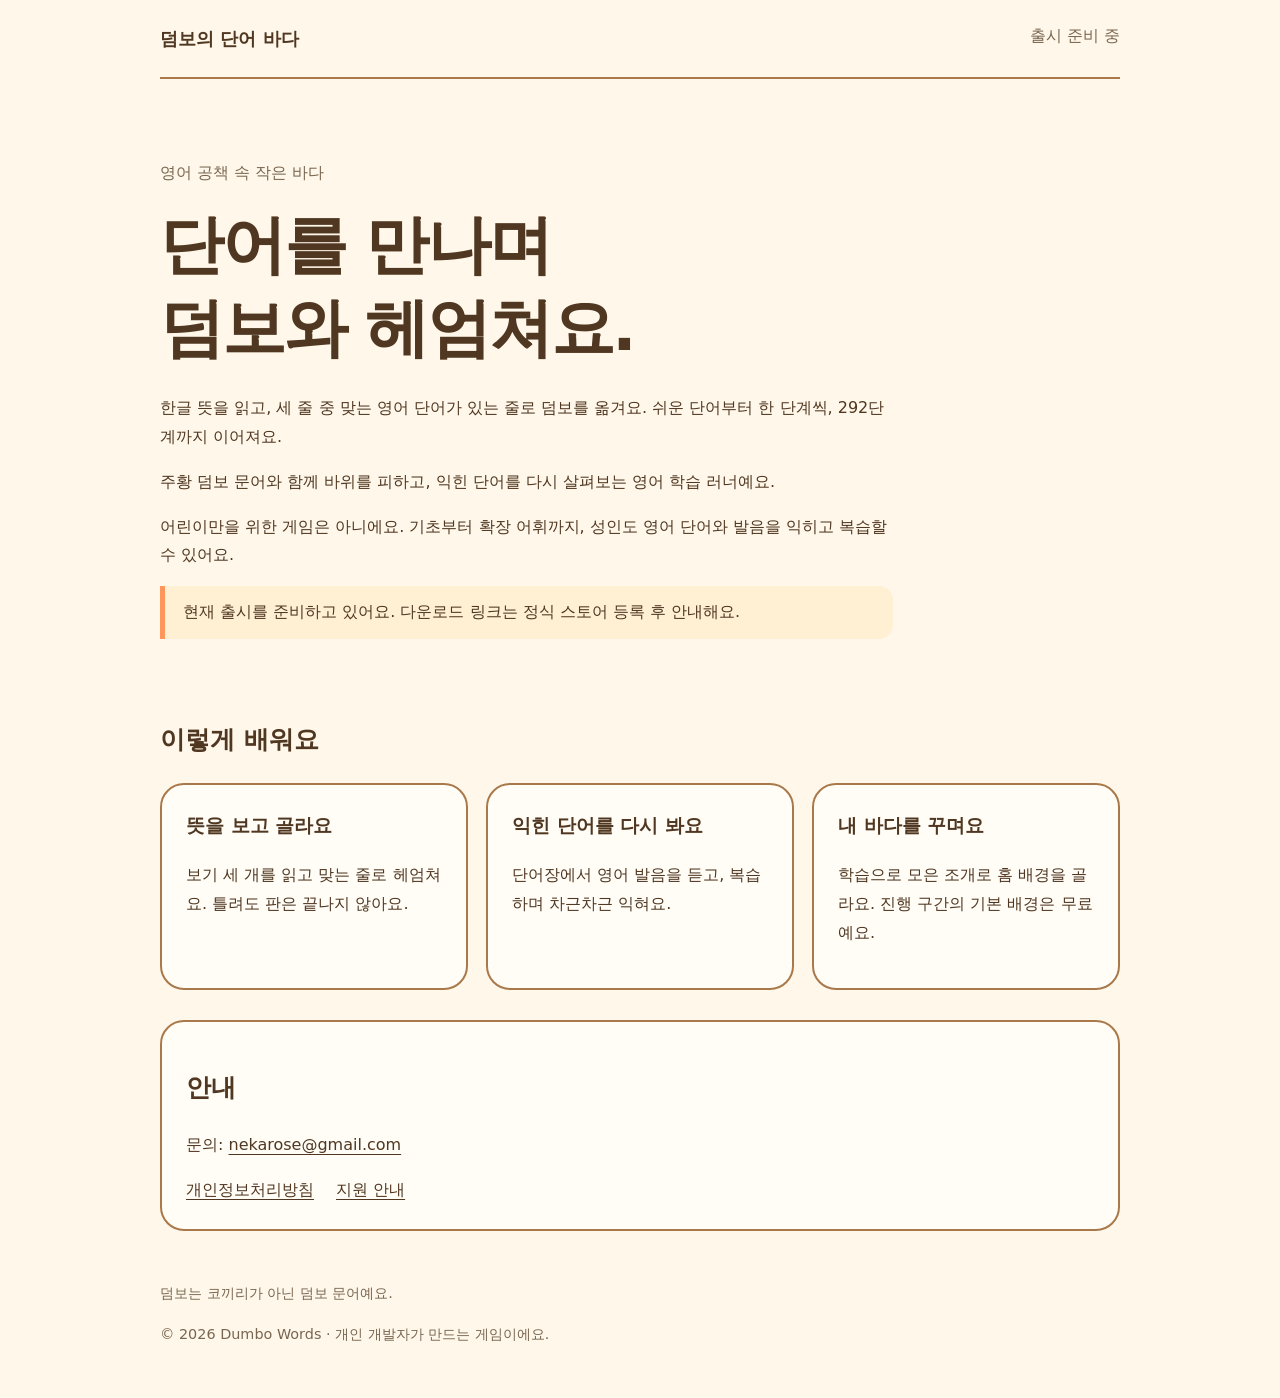
<file: index.html>
<!doctype html>
<html lang="ko">
<head>
  <meta charset="utf-8">
  <meta name="viewport" content="width=device-width, initial-scale=1">
  <meta name="description" content="덤보의 단어 바다 — 기초부터 확장 어휘까지, 성인 학습자도 뜻과 발음을 익히는 영어 단어 학습 러너.">
  <title>덤보의 단어 바다</title>
  <link rel="stylesheet" href="styles.css">
</head>
<body>
  <header><a class="brand" href="./">덤보의 단어 바다</a><span>출시 준비 중</span></header>
  <main>
    <section class="hero">
      <p class="eyebrow">영어 공책 속 작은 바다</p>
      <h1>단어를 만나며<br>덤보와 헤엄쳐요.</h1>
      <p>한글 뜻을 읽고, 세 줄 중 맞는 영어 단어가 있는 줄로 덤보를 옮겨요. 쉬운 단어부터 한 단계씩, 292단계까지 이어져요.</p>
      <p>주황 덤보 문어와 함께 바위를 피하고, 익힌 단어를 다시 살펴보는 영어 학습 러너예요.</p>
      <p>어린이만을 위한 게임은 아니에요. 기초부터 확장 어휘까지, 성인도 영어 단어와 발음을 익히고 복습할 수 있어요.</p>
      <p class="notice">현재 출시를 준비하고 있어요. 다운로드 링크는 정식 스토어 등록 후 안내해요.</p>
    </section>
    <section aria-labelledby="features"><h2 id="features">이렇게 배워요</h2>
      <div class="cards">
        <article><h3>뜻을 보고 골라요</h3><p>보기 세 개를 읽고 맞는 줄로 헤엄쳐요. 틀려도 판은 끝나지 않아요.</p></article>
        <article><h3>익힌 단어를 다시 봐요</h3><p>단어장에서 영어 발음을 듣고, 복습하며 차근차근 익혀요.</p></article>
        <article><h3>내 바다를 꾸며요</h3><p>학습으로 모은 조개로 홈 배경을 골라요. 진행 구간의 기본 배경은 무료예요.</p></article>
      </div>
    </section>
    <section class="paper"><h2>안내</h2>
      <p>문의: <a href="mailto:nekarose@gmail.com">nekarose@gmail.com</a></p>
      <nav aria-label="앱 안내"><a href="privacy/">개인정보처리방침</a><a href="support/">지원 안내</a></nav>
    </section>
  </main>
  <footer><p>덤보는 코끼리가 아닌 덤보 문어예요.</p><p>© 2026 Dumbo Words · 개인 개발자가 만드는 게임이에요.</p></footer>
</body>
</html>
</file>
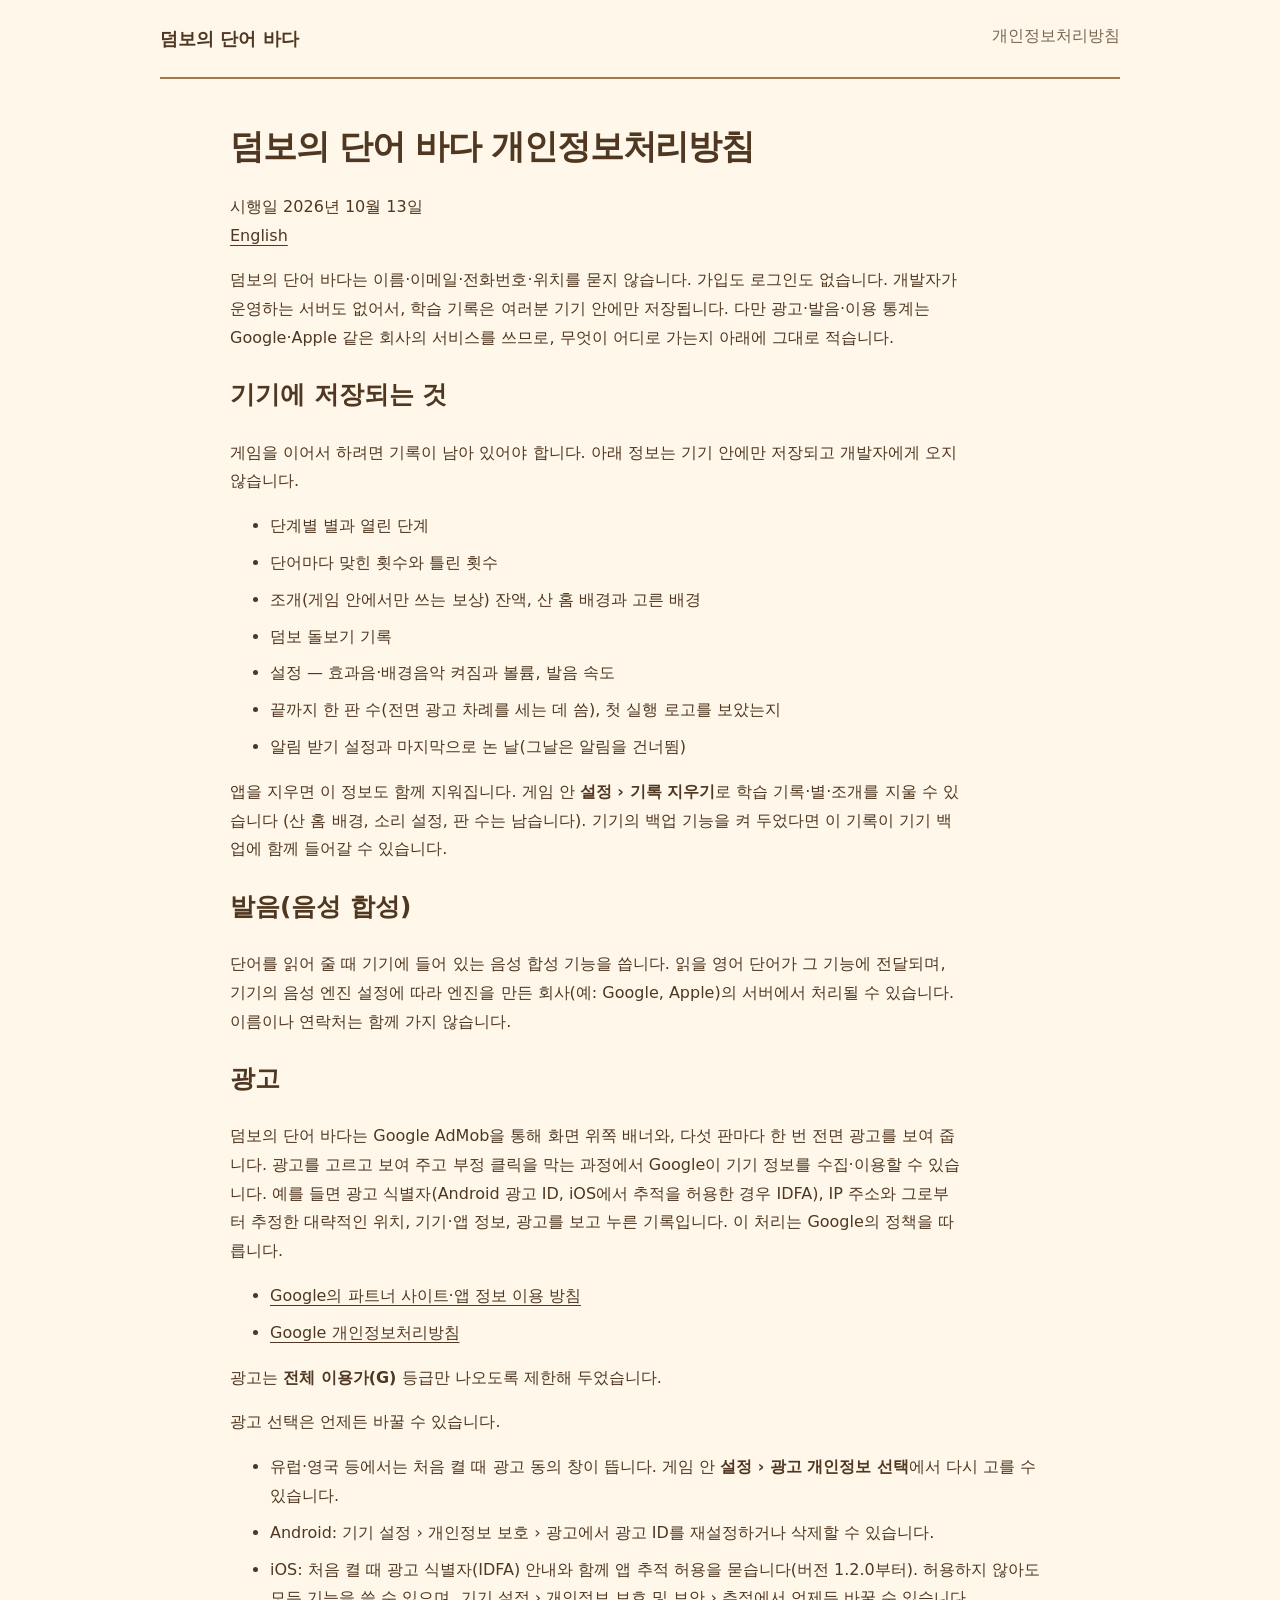
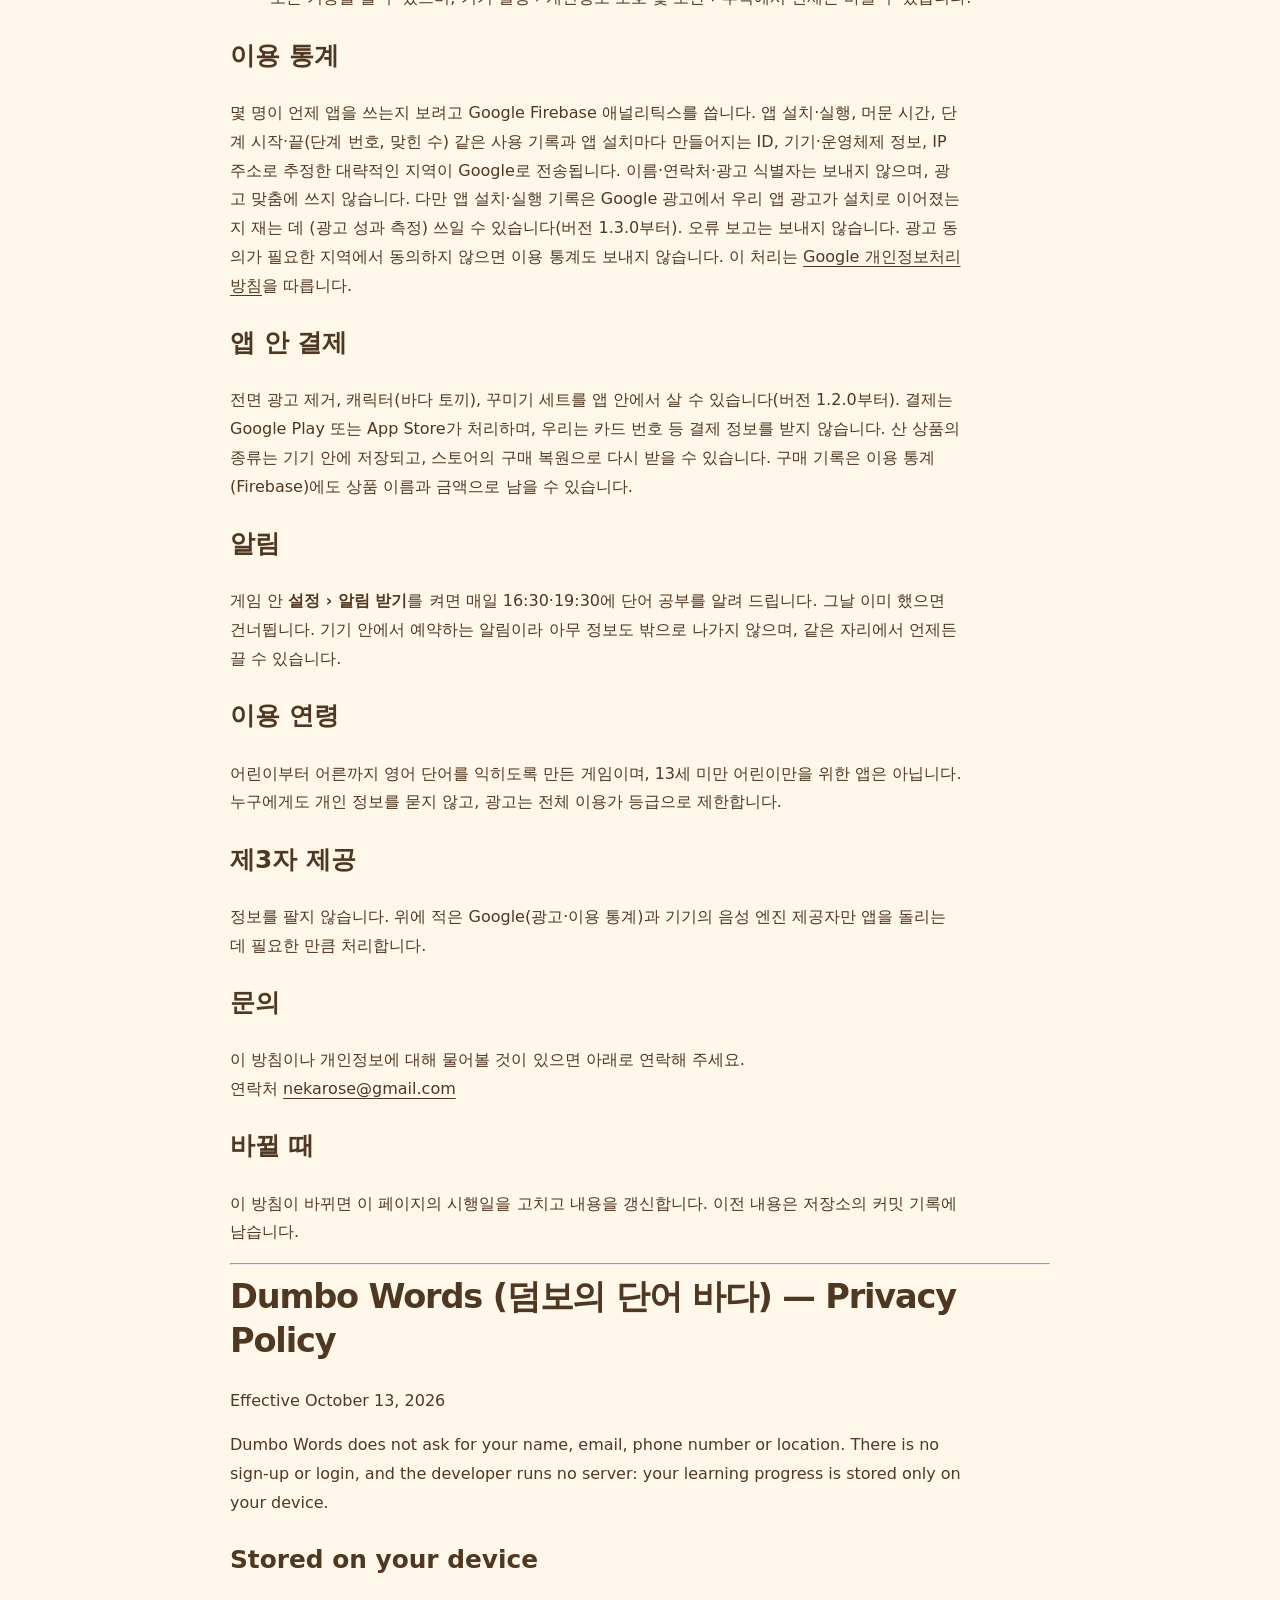
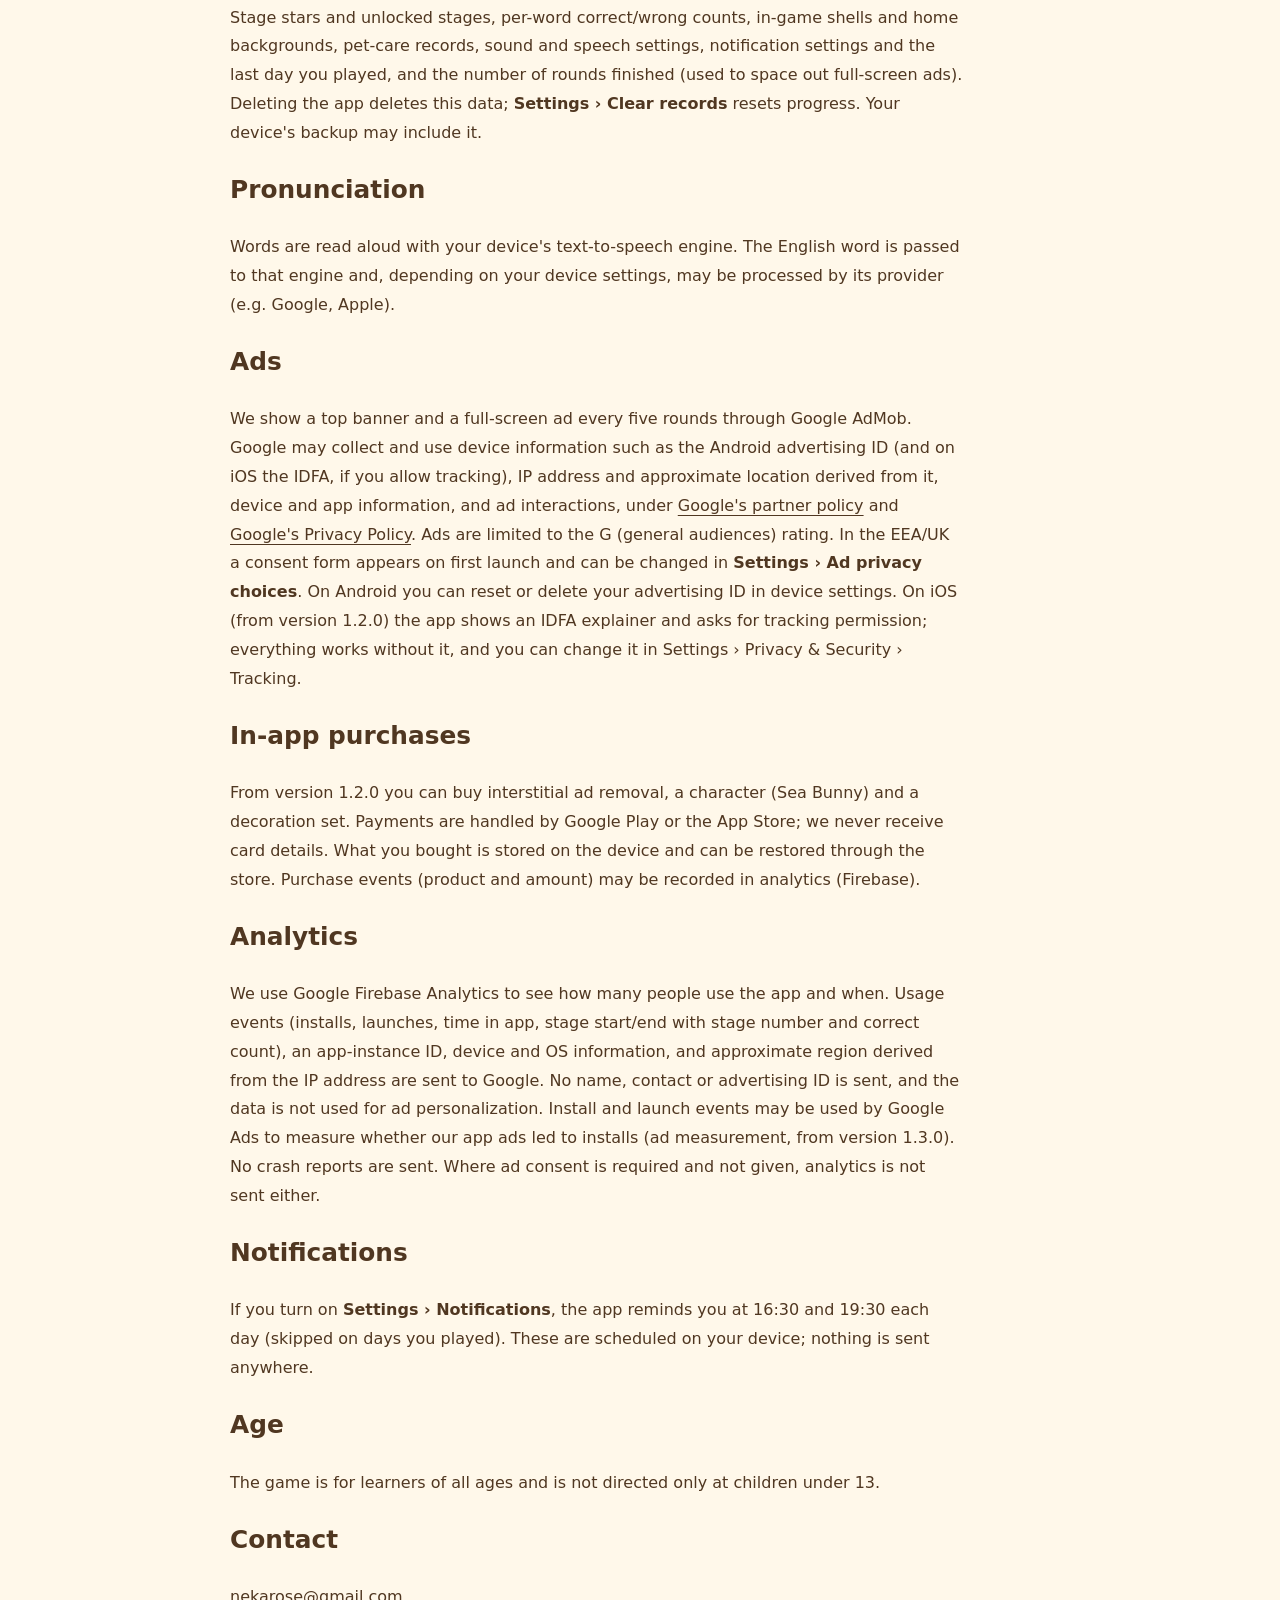
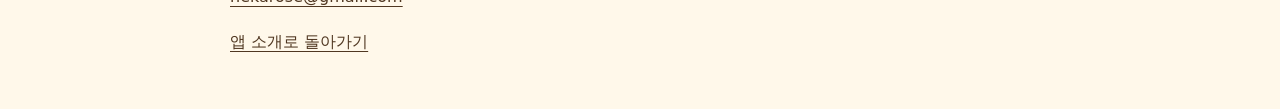
<file: privacy/index.html>
<!doctype html>
<html lang="ko">
<head>
  <meta charset="utf-8">
  <meta name="viewport" content="width=device-width, initial-scale=1">
  <title>개인정보처리방침 — 덤보의 단어 바다</title>
  <link rel="stylesheet" href="../styles.css">
</head>
<body>
  <header><a class="brand" href="../">덤보의 단어 바다</a><span>개인정보처리방침</span></header>
  <main class="document">
  <h1>덤보의 단어 바다 개인정보처리방침</h1>
  <div class="date">시행일 2026년 10월 13일</div>
  <div class="lang"><a href="#en">English</a></div>

  <p>덤보의 단어 바다는 이름·이메일·전화번호·위치를 묻지 않습니다. 가입도 로그인도 없습니다.
  개발자가 운영하는 서버도 없어서, 학습 기록은 여러분 기기 안에만 저장됩니다.
  다만 광고·발음·이용 통계는 Google·Apple 같은 회사의 서비스를 쓰므로, 무엇이 어디로 가는지 아래에 그대로 적습니다.</p>

  <h2>기기에 저장되는 것</h2>
  <p>게임을 이어서 하려면 기록이 남아 있어야 합니다. 아래 정보는 기기 안에만 저장되고 개발자에게 오지 않습니다.</p>
  <ul>
    <li>단계별 별과 열린 단계</li>
    <li>단어마다 맞힌 횟수와 틀린 횟수</li>
    <li>조개(게임 안에서만 쓰는 보상) 잔액, 산 홈 배경과 고른 배경</li>
    <li>덤보 돌보기 기록</li>
    <li>설정 — 효과음·배경음악 켜짐과 볼륨, 발음 속도</li>
    <li>끝까지 한 판 수(전면 광고 차례를 세는 데 씀), 첫 실행 로고를 보았는지</li>
    <li>알림 받기 설정과 마지막으로 논 날(그날은 알림을 건너뜀)</li>
  </ul>
  <p>앱을 지우면 이 정보도 함께 지워집니다. 게임 안 <b>설정 › 기록 지우기</b>로 학습 기록·별·조개를 지울 수 있습니다
  (산 홈 배경, 소리 설정, 판 수는 남습니다). 기기의 백업 기능을 켜 두었다면 이 기록이 기기 백업에 함께 들어갈 수 있습니다.</p>

  <h2>발음(음성 합성)</h2>
  <p>단어를 읽어 줄 때 기기에 들어 있는 음성 합성 기능을 씁니다. 읽을 영어 단어가 그 기능에 전달되며,
  기기의 음성 엔진 설정에 따라 엔진을 만든 회사(예: Google, Apple)의 서버에서 처리될 수 있습니다.
  이름이나 연락처는 함께 가지 않습니다.</p>

  <h2>광고</h2>
  <p>덤보의 단어 바다는 Google AdMob을 통해 화면 위쪽 배너와, 다섯 판마다 한 번 전면 광고를 보여 줍니다.
  광고를 고르고 보여 주고 부정 클릭을 막는 과정에서 Google이 기기 정보를 수집·이용할 수 있습니다.
  예를 들면 광고 식별자(Android 광고 ID, iOS에서 추적을 허용한 경우 IDFA), IP 주소와 그로부터 추정한 대략적인 위치, 기기·앱 정보,
  광고를 보고 누른 기록입니다. 이 처리는 Google의 정책을 따릅니다.</p>
  <ul>
    <li><a href="https://policies.google.com/technologies/partner-sites">Google의 파트너 사이트·앱 정보 이용 방침</a></li>
    <li><a href="https://policies.google.com/privacy">Google 개인정보처리방침</a></li>
  </ul>
  <p>광고는 <b>전체 이용가(G)</b> 등급만 나오도록 제한해 두었습니다.</p>
  <p>광고 선택은 언제든 바꿀 수 있습니다.</p>
  <ul>
    <li>유럽·영국 등에서는 처음 켤 때 광고 동의 창이 뜹니다. 게임 안 <b>설정 › 광고 개인정보 선택</b>에서 다시 고를 수 있습니다.</li>
    <li>Android: 기기 설정 › 개인정보 보호 › 광고에서 광고 ID를 재설정하거나 삭제할 수 있습니다.</li>
    <li>iOS: 처음 켤 때 광고 식별자(IDFA) 안내와 함께 앱 추적 허용을 묻습니다(버전 1.2.0부터). 허용하지 않아도 모든 기능을 쓸 수 있으며, 기기 설정 › 개인정보 보호 및 보안 › 추적에서 언제든 바꿀 수 있습니다.</li>
  </ul>

  <h2>이용 통계</h2>
  <p>몇 명이 언제 앱을 쓰는지 보려고 Google Firebase 애널리틱스를 씁니다. 앱 설치·실행, 머문 시간,
  단계 시작·끝(단계 번호, 맞힌 수) 같은 사용 기록과 앱 설치마다 만들어지는 ID, 기기·운영체제 정보,
  IP 주소로 추정한 대략적인 지역이 Google로 전송됩니다. 이름·연락처·광고 식별자는 보내지 않으며,
  광고 맞춤에 쓰지 않습니다. 다만 앱 설치·실행 기록은 Google 광고에서 우리 앱 광고가 설치로 이어졌는지 재는 데
  (광고 성과 측정) 쓰일 수 있습니다(버전 1.3.0부터). 오류 보고는 보내지 않습니다.
  광고 동의가 필요한 지역에서 동의하지 않으면 이용 통계도 보내지 않습니다.
  이 처리는 <a href="https://policies.google.com/privacy">Google 개인정보처리방침</a>을 따릅니다.</p>

  <h2>앱 안 결제</h2>
  <p>전면 광고 제거, 캐릭터(바다 토끼), 꾸미기 세트를 앱 안에서 살 수 있습니다(버전 1.2.0부터). 결제는 Google Play 또는
  App Store가 처리하며, 우리는 카드 번호 등 결제 정보를 받지 않습니다. 산 상품의 종류는 기기 안에 저장되고,
  스토어의 구매 복원으로 다시 받을 수 있습니다. 구매 기록은 이용 통계(Firebase)에도 상품 이름과 금액으로 남을 수 있습니다.</p>

  <h2>알림</h2>
  <p>게임 안 <b>설정 › 알림 받기</b>를 켜면 매일 16:30·19:30에 단어 공부를 알려 드립니다. 그날 이미 했으면 건너뜁니다.
  기기 안에서 예약하는 알림이라 아무 정보도 밖으로 나가지 않으며, 같은 자리에서 언제든 끌 수 있습니다.</p>

  <h2>이용 연령</h2>
  <p>어린이부터 어른까지 영어 단어를 익히도록 만든 게임이며, 13세 미만 어린이만을 위한 앱은 아닙니다.
  누구에게도 개인 정보를 묻지 않고, 광고는 전체 이용가 등급으로 제한합니다.</p>

  <h2>제3자 제공</h2>
  <p>정보를 팔지 않습니다. 위에 적은 Google(광고·이용 통계)과 기기의 음성 엔진 제공자만 앱을 돌리는 데 필요한 만큼 처리합니다.</p>

  <h2>문의</h2>
  <p>이 방침이나 개인정보에 대해 물어볼 것이 있으면 아래로 연락해 주세요.<br>
  연락처 <a href="mailto:nekarose@gmail.com">nekarose@gmail.com</a></p>

  <h2>바뀔 때</h2>
  <p>이 방침이 바뀌면 이 페이지의 시행일을 고치고 내용을 갱신합니다. 이전 내용은 저장소의 커밋 기록에 남습니다.</p>

  <hr>

  <h1 id="en">Dumbo Words (덤보의 단어 바다) — Privacy Policy</h1>
  <div class="date">Effective October 13, 2026</div>
  <p>Dumbo Words does not ask for your name, email, phone number or location. There is no sign-up or login,
  and the developer runs no server: your learning progress is stored only on your device.</p>
  <h2>Stored on your device</h2>
  <p>Stage stars and unlocked stages, per-word correct/wrong counts, in-game shells and home backgrounds,
  pet-care records, sound and speech settings, notification settings and the last day you played,
  and the number of rounds finished (used to space out full-screen ads).
  Deleting the app deletes this data; <b>Settings › Clear records</b> resets progress. Your device's backup may include it.</p>
  <h2>Pronunciation</h2>
  <p>Words are read aloud with your device's text-to-speech engine. The English word is passed to that engine and,
  depending on your device settings, may be processed by its provider (e.g. Google, Apple).</p>
  <h2>Ads</h2>
  <p>We show a top banner and a full-screen ad every five rounds through Google AdMob. Google may collect and use
  device information such as the Android advertising ID (and on iOS the IDFA, if you allow tracking), IP address and approximate location derived from it,
  device and app information, and ad interactions, under
  <a href="https://policies.google.com/technologies/partner-sites">Google's partner policy</a> and
  <a href="https://policies.google.com/privacy">Google's Privacy Policy</a>. Ads are limited to the G (general audiences) rating.
  In the EEA/UK a consent form appears on first launch and can be changed in <b>Settings › Ad privacy choices</b>.
  On Android you can reset or delete your advertising ID in device settings. On iOS (from version 1.2.0) the app shows an
  IDFA explainer and asks for tracking permission; everything works without it, and you can change it in
  Settings › Privacy &amp; Security › Tracking.</p>
  <h2>In-app purchases</h2>
  <p>From version 1.2.0 you can buy interstitial ad removal, a character (Sea Bunny) and a decoration set. Payments are
  handled by Google Play or the App Store; we never receive card details. What you bought is stored on the device and
  can be restored through the store. Purchase events (product and amount) may be recorded in analytics (Firebase).</p>
  <h2>Analytics</h2>
  <p>We use Google Firebase Analytics to see how many people use the app and when. Usage events (installs, launches,
  time in app, stage start/end with stage number and correct count), an app-instance ID, device and OS information,
  and approximate region derived from the IP address are sent to Google. No name, contact or advertising ID is sent,
  and the data is not used for ad personalization. Install and launch events may be used by Google Ads to measure
  whether our app ads led to installs (ad measurement, from version 1.3.0). No crash reports are sent. Where ad consent is required and not given,
  analytics is not sent either.</p>
  <h2>Notifications</h2>
  <p>If you turn on <b>Settings › Notifications</b>, the app reminds you at 16:30 and 19:30 each day (skipped on days you played).
  These are scheduled on your device; nothing is sent anywhere.</p>
  <h2>Age</h2>
  <p>The game is for learners of all ages and is not directed only at children under 13.</p>
  <h2>Contact</h2>
  <p><a href="mailto:nekarose@gmail.com">nekarose@gmail.com</a></p>

  <p><a href="../">앱 소개로 돌아가기</a></p>
</main>
</body>
</html>
</file>
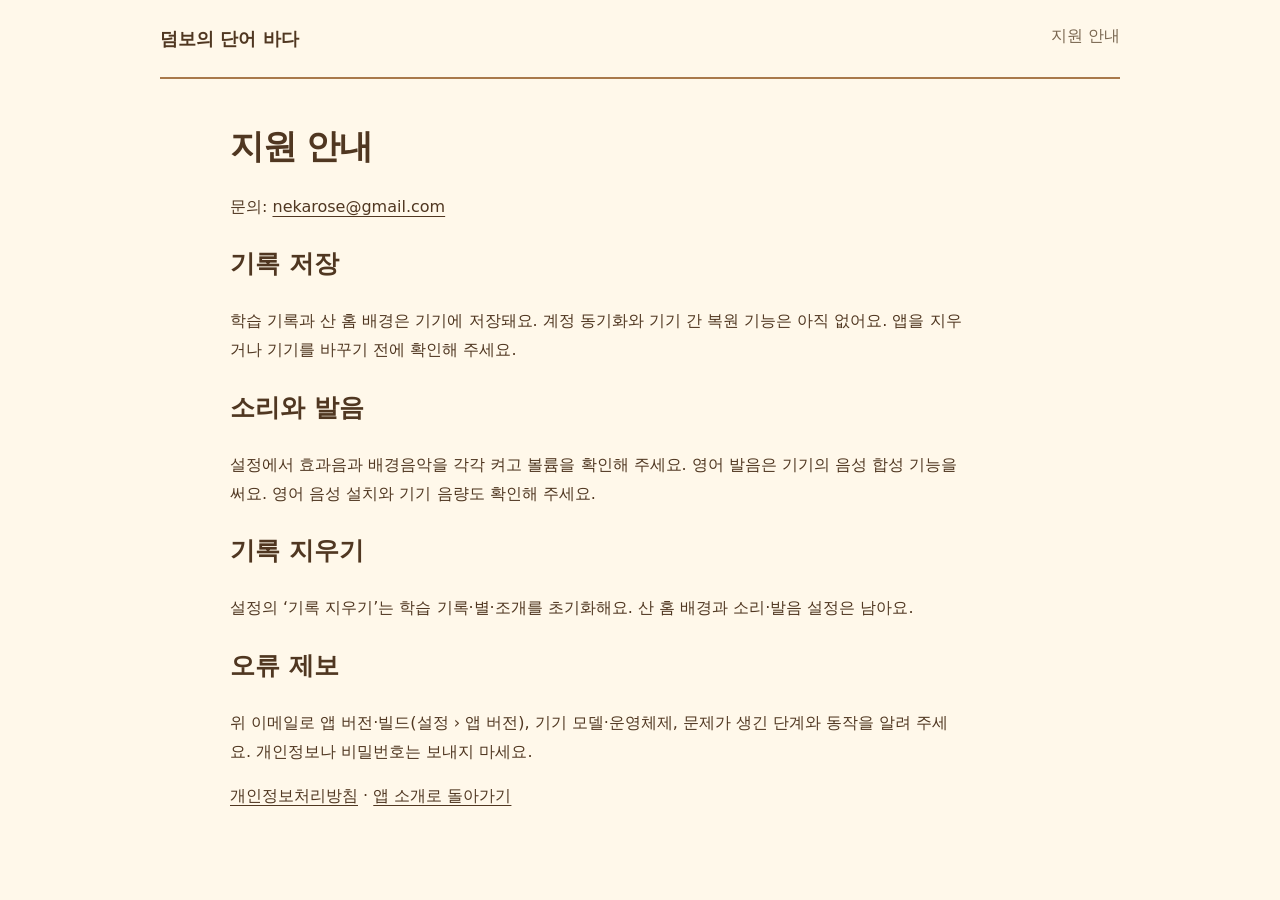
<file: support/index.html>
<!doctype html>
<html lang="ko">
<head>
  <meta charset="utf-8">
  <meta name="viewport" content="width=device-width, initial-scale=1">
  <title>지원 안내 — 덤보의 단어 바다</title>
  <link rel="stylesheet" href="../styles.css">
</head>
<body>
  <header><a class="brand" href="../">덤보의 단어 바다</a><span>지원 안내</span></header>
  <main class="document">
    <h1>지원 안내</h1>
    <p>문의: <a href="mailto:nekarose@gmail.com">nekarose@gmail.com</a></p>
    <h2>기록 저장</h2><p>학습 기록과 산 홈 배경은 기기에 저장돼요. 계정 동기화와 기기 간 복원 기능은 아직 없어요. 앱을 지우거나 기기를 바꾸기 전에 확인해 주세요.</p>
    <h2>소리와 발음</h2><p>설정에서 효과음과 배경음악을 각각 켜고 볼륨을 확인해 주세요. 영어 발음은 기기의 음성 합성 기능을 써요. 영어 음성 설치와 기기 음량도 확인해 주세요.</p>
    <h2>기록 지우기</h2><p>설정의 ‘기록 지우기’는 학습 기록·별·조개를 초기화해요. 산 홈 배경과 소리·발음 설정은 남아요.</p>
    <h2>오류 제보</h2><p>위 이메일로 앱 버전·빌드(설정 › 앱 버전), 기기 모델·운영체제, 문제가 생긴 단계와 동작을 알려 주세요. 개인정보나 비밀번호는 보내지 마세요.</p>
    <p><a href="../privacy/">개인정보처리방침</a> · <a href="../">앱 소개로 돌아가기</a></p>
  </main>
</body>
</html>
</file>
<file: styles.css>
:root { color-scheme: light; --paper: #fff8ea; --ink: #503721; --muted: #796650; --line: #a9794b; --orange: #ff965b; }
* { box-sizing: border-box; }
body { margin: 0; color: var(--ink); background: var(--paper); font-family: system-ui, -apple-system, "Apple SD Gothic Neo", "Malgun Gothic", sans-serif; line-height: 1.8; }
header, main, footer { width: min(960px, calc(100% - 40px)); margin-inline: auto; }
header { padding: 22px 0; display: flex; flex-wrap: wrap; gap: 12px; justify-content: space-between; border-bottom: 2px solid var(--line); }
.brand { font-weight: 800; font-size: 1.15rem; text-decoration: none; }
header span, .eyebrow { color: var(--muted); }
.hero { padding: 64px 0 42px; }
h1 { font-size: clamp(2.2rem, 6vw, 4rem); line-height: 1.3; margin: 10px 0 24px; letter-spacing: -.035em; }
h2 { font-size: 1.55rem; }
h3 { margin-top: 0; }
p { max-width: 72ch; }
a { color: var(--ink); text-underline-offset: 4px; }
a:focus-visible { outline: 3px solid var(--orange); outline-offset: 5px; border-radius: 4px; }
.notice { border-left: 5px solid var(--orange); padding: 12px 18px; background: #fff0d4; border-radius: 0 14px 14px 0; }
.cards { display: grid; grid-template-columns: repeat(3, 1fr); gap: 18px; }
article, .paper { padding: 24px; border: 2px solid var(--line); border-radius: 24px; background: #fffdf6; }
.paper { margin-top: 30px; }
nav { display: flex; flex-wrap: wrap; gap: 22px; }
footer { color: var(--muted); font-size: .9rem; padding: 36px 0; }
.document { max-width: 820px; padding-block: 36px; }
.document h1 { font-size: 2.1rem; }
.document section { margin-block: 30px; }
li { margin-block: 8px; }
@media (max-width: 680px) { .cards { grid-template-columns: 1fr; } .hero { padding-top: 36px; } article, .paper { padding: 20px; } }
</file>
